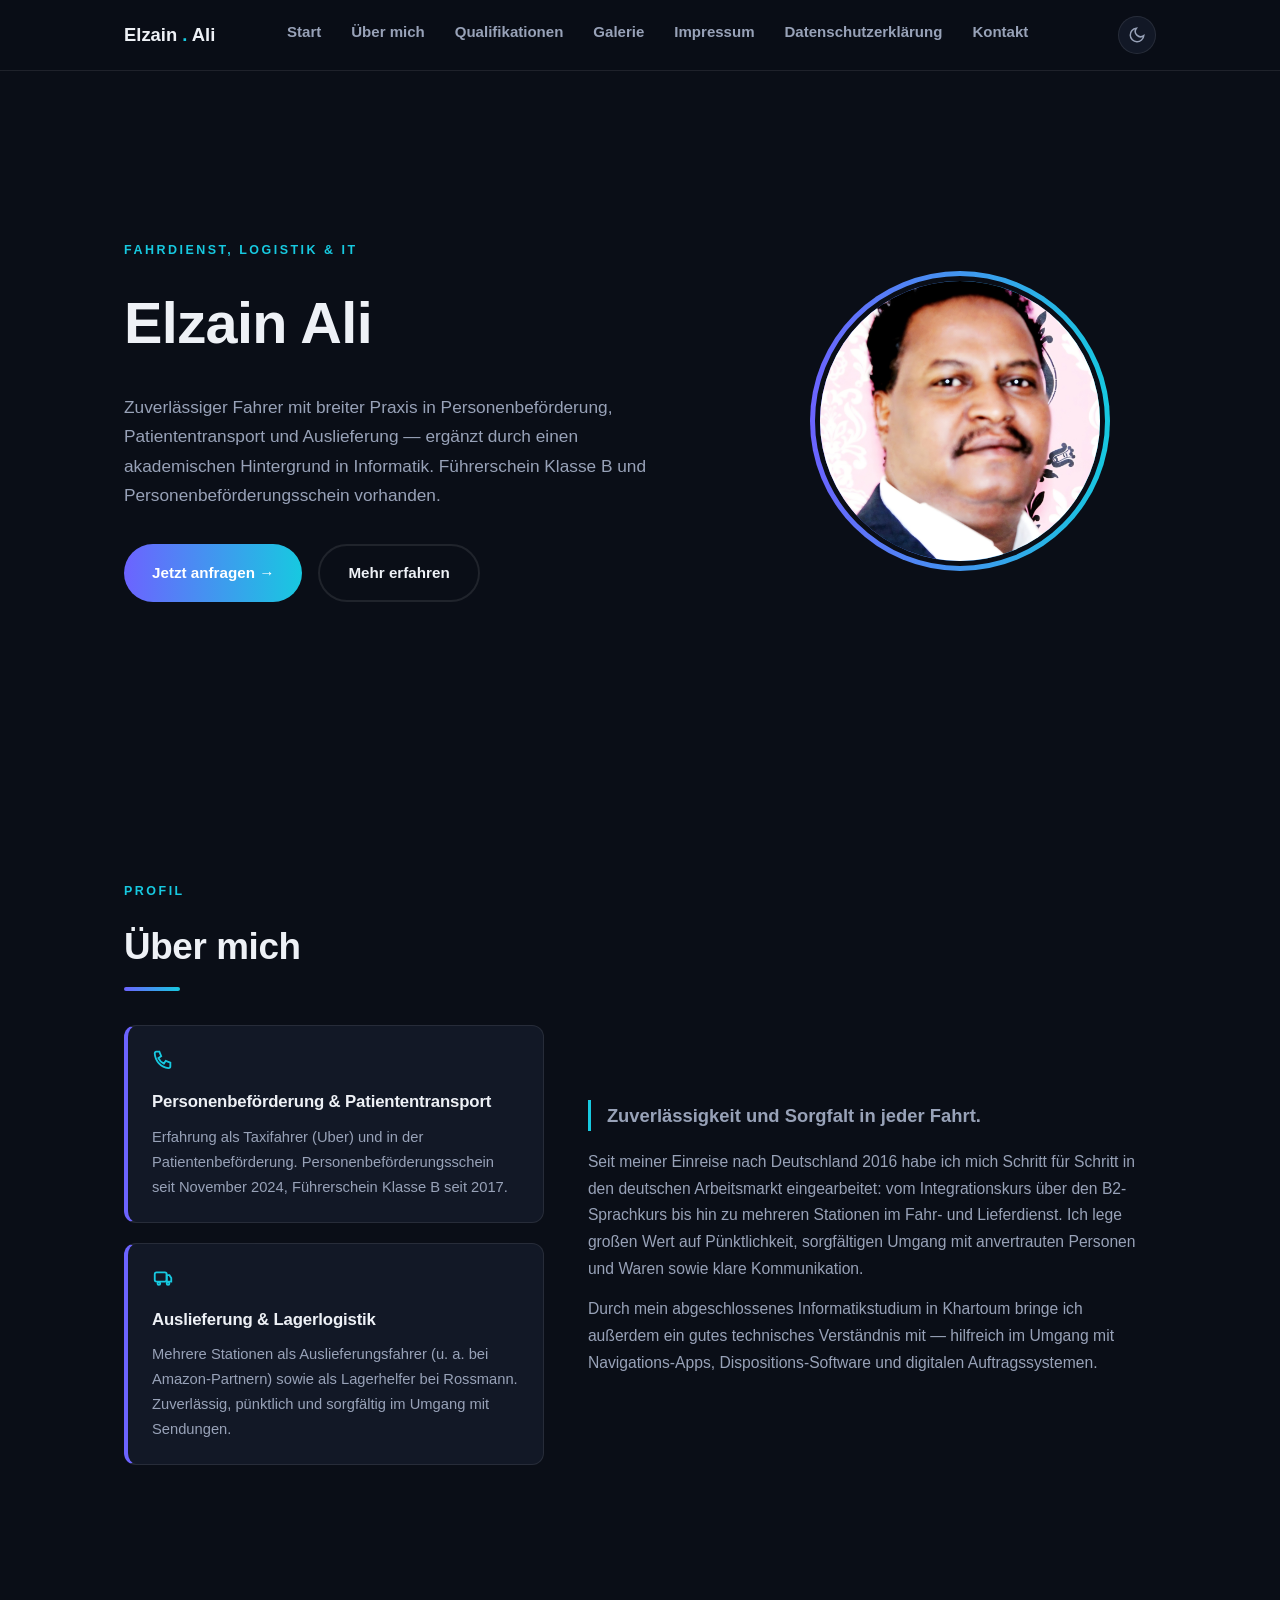
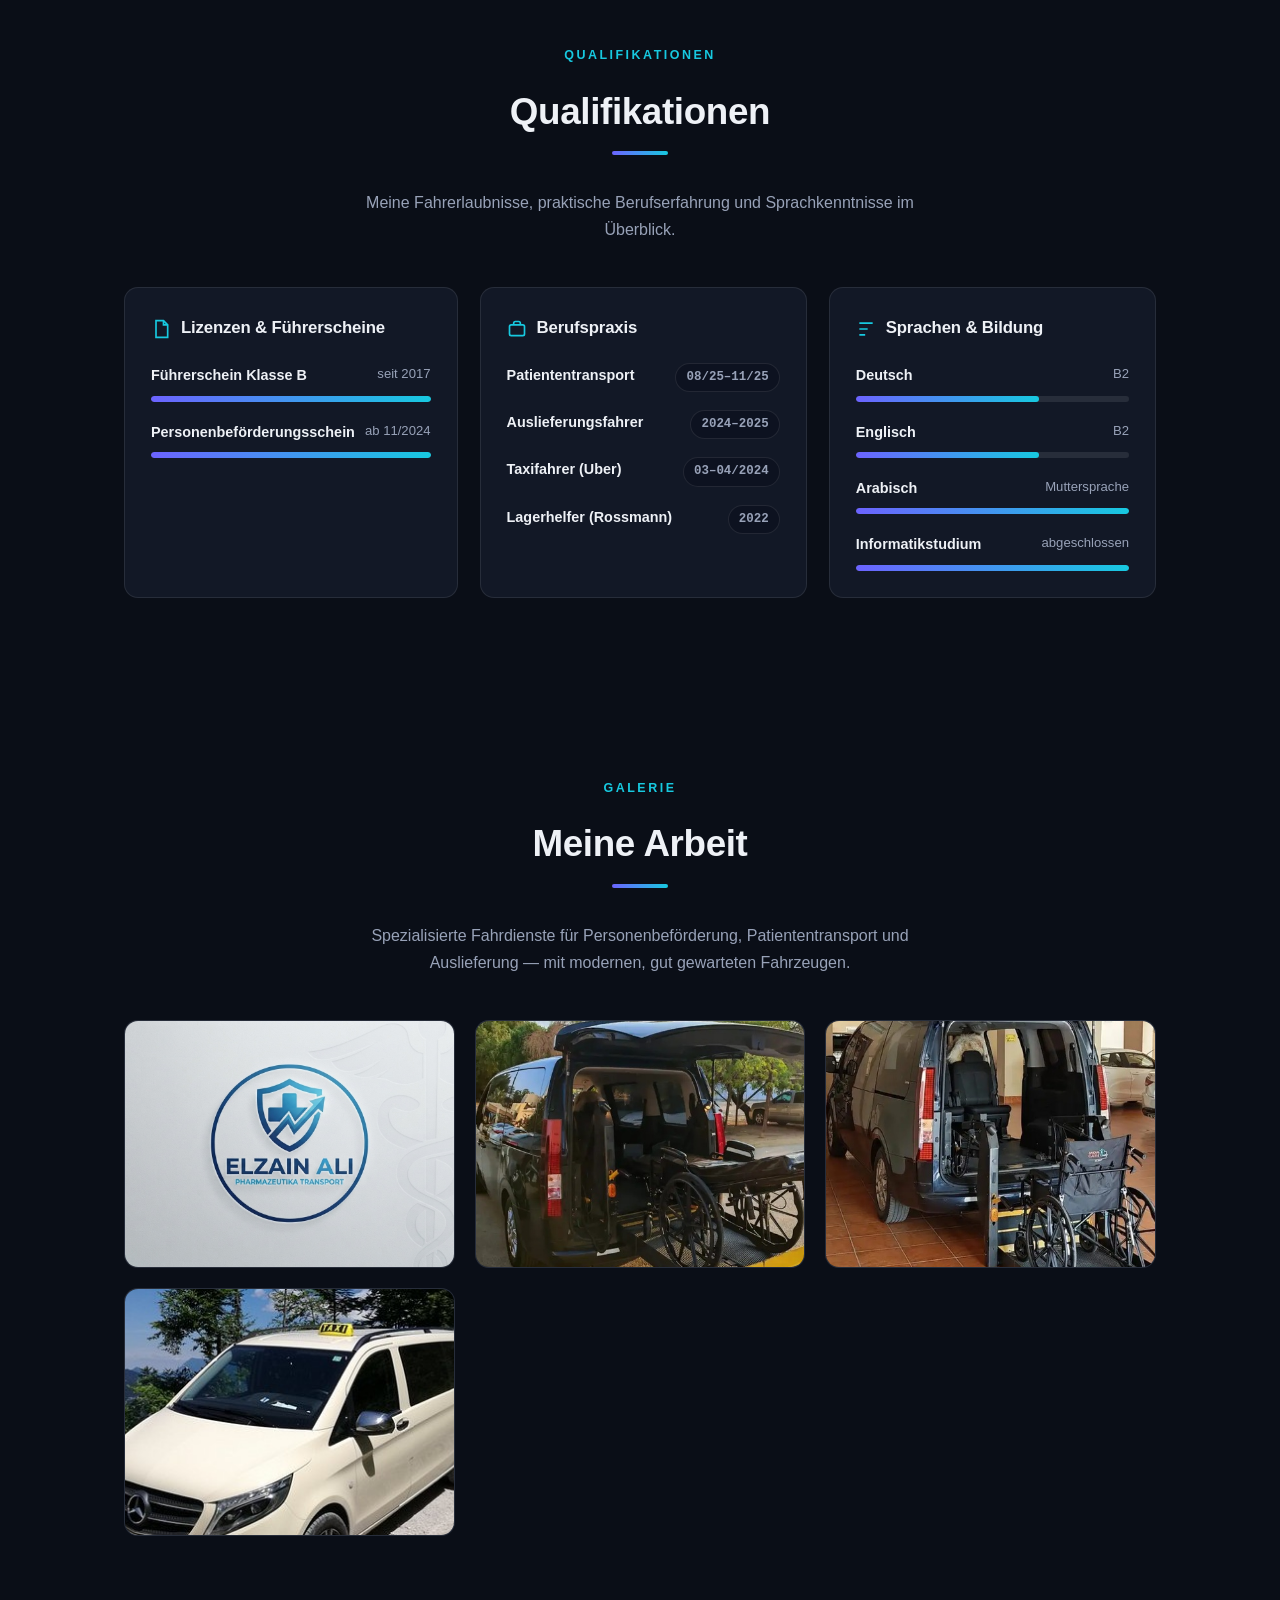
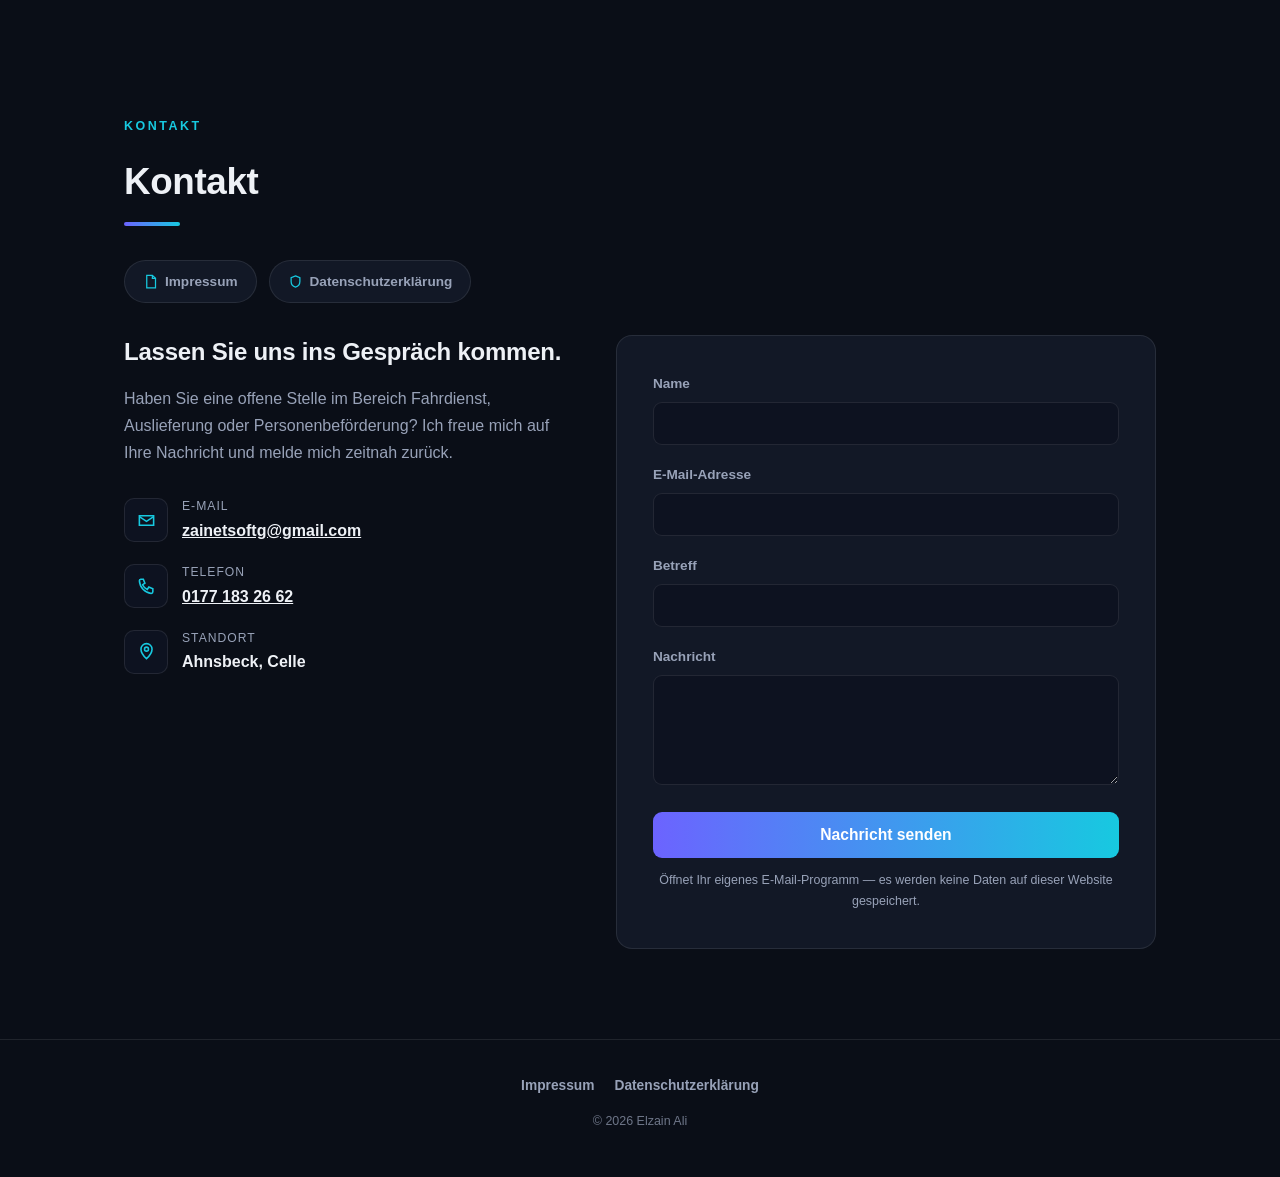
<file: index.html>
<!DOCTYPE html>
<html lang="de" data-theme="dark">
<head>
<meta charset="UTF-8">
<meta name="viewport" content="width=device-width, initial-scale=1.0">
<title>Elzain Ali | Fahrer & Logistik-Allrounder</title>
<meta name="description" content="Elzain Ali — zuverlässiger Fahrer mit Erfahrung in Personenbeförderung, Auslieferung und Lagerlogistik, mit IT-Hintergrund.">
<meta http-equiv="Content-Security-Policy" content="default-src 'self'; img-src 'self' data:; style-src 'self' 'unsafe-inline'; script-src 'self' 'unsafe-inline'; base-uri 'self'; form-action 'self' mailto:;">
<link rel="icon" href="data:image/svg+xml,<svg xmlns=%22http://www.w3.org/2000/svg%22 viewBox=%220 0 100 100%22><text y=%22.9em%22 font-size=%2290%22>🚗</text></svg>">
<!-- Keine externen Ressourcen: keine Fonts, keine CDNs, kein Tracking -->
<style>
  :root{
    --bg:#0a0e17;
    --bg-alt:#0d1220;
    --card:#121826;
    --card-line:rgba(255,255,255,0.09);
    --text:#eef1f6;
    --text-soft:#98a2b8;
    --accent1:#6c63ff;
    --accent2:#17c9e0;
    --accent-grad:linear-gradient(90deg,var(--accent1),var(--accent2));
  }
  html[data-theme="light"]{
    --bg:#f4f5fa;
    --bg-alt:#ffffff;
    --card:#ffffff;
    --card-line:rgba(10,14,23,0.1);
    --text:#12172a;
    --text-soft:#525b74;
    --accent1:#5b52e0;
    --accent2:#0fb8cf;
  }
  *{box-sizing:border-box; margin:0; padding:0;}
  html{scroll-behavior:smooth;}
  body{
    background:var(--bg); color:var(--text);
    font-family:-apple-system, BlinkMacSystemFont, "Segoe UI", Roboto, "Helvetica Neue", Arial, sans-serif;
    line-height:1.7; transition:background .3s, color .3s;
  }
  a{color:inherit;}
  img{max-width:100%; display:block;}
  button{font-family:inherit; cursor:pointer;}
  h1,h2,h3{font-weight:800; letter-spacing:-0.01em;}
  .mono{font-family:ui-monospace, SFMono-Regular, Consolas, monospace;}
  :focus-visible{outline:2px solid var(--accent2); outline-offset:3px;}
  .skip-link{position:absolute; top:-60px; left:1rem; background:var(--accent1); color:#fff; padding:10px 18px; border-radius:6px; z-index:300; transition:top .2s;}
  .skip-link:focus{top:1rem;}

  header.site{
    position:sticky; top:0; z-index:100; background:rgba(10,14,23,0.75); backdrop-filter:blur(10px);
    border-bottom:1px solid var(--card-line);
  }
  html[data-theme="light"] header.site{background:rgba(255,255,255,0.85);}
  .nav-wrap{max-width:1160px; margin:0 auto; display:flex; align-items:center; justify-content:space-between; padding:16px 5%;}
  .brand{font-size:1.15rem; font-weight:800;}
  .brand .dot{color:var(--accent2);}
  nav.links{display:flex; align-items:center; list-style:none;}
  nav.links a{font-size:0.94rem; font-weight:600; color:var(--text-soft); text-decoration:none; padding-bottom:4px; border-bottom:2px solid transparent; margin-inline-end:30px;}
  nav.links a:last-child{margin-inline-end:0;}
  nav.links a.active, nav.links a:hover{color:var(--text); border-color:var(--accent2);}
  .theme-toggle{
    width:38px; height:38px; border-radius:50%; border:1px solid var(--card-line); background:var(--card);
    display:flex; align-items:center; justify-content:center; color:var(--text-soft); margin-inline-start:18px;
  }
  .theme-toggle svg{width:18px; height:18px;}
  .nav-toggle{display:none; background:none; border:1px solid var(--card-line); color:var(--text); border-radius:8px; padding:8px 12px; font-size:1.1rem;}
  .mobile-nav{display:none;}
  @media (max-width:1040px){
    nav.links{display:none;}
    .nav-toggle{display:block;}
    .mobile-nav.open{display:flex; flex-direction:column; padding:8px 5% 18px; border-top:1px solid var(--card-line);}
    .mobile-nav a{padding:12px 2px; font-weight:600; color:var(--text-soft); text-decoration:none; border-bottom:1px solid var(--card-line);}
  }

  main{max-width:1160px; margin:0 auto; padding:0 5%;}
  section{padding:90px 0; scroll-margin-top:86px;}
  .eyebrow{
    font-size:0.78rem; letter-spacing:2.5px; font-weight:800; color:var(--accent2);
    text-transform:uppercase; margin-bottom:14px;
  }
  h2.section-title{font-size:2rem; font-size:clamp(1.6rem,3.2vw,2.3rem); margin-bottom:8px;}
  .title-underline{width:56px; height:4px; border-radius:4px; background:var(--accent-grad); margin-bottom:34px;}
  .center{text-align:center; margin-inline:auto;}

  /* ---------- hero ---------- */
  .hero{padding-top:70px; display:grid; grid-template-columns:1.2fr 0.8fr; gap:50px; align-items:center; min-height:80vh;}
  @media (max-width:820px){.hero{grid-template-columns:1fr; text-align:center; padding-top:40px;}}
  .hero h1{font-size:3rem; font-size:clamp(2.4rem,6vw,3.6rem); margin-bottom:20px;}
  .hero p.lead{color:var(--text-soft); font-size:1.08rem; max-width:560px; margin-bottom:34px;}
  @media (max-width:820px){.hero p.lead{margin-inline:auto;}}
  .hero-cta{display:flex; gap:16px; flex-wrap:wrap;}
  @media (max-width:820px){.hero-cta{justify-content:center;}}
  .btn{padding:14px 28px; border-radius:999px; font-weight:800; font-size:0.95rem; border:none; text-decoration:none; display:inline-flex; align-items:center; gap:8px; transition:transform .2s, box-shadow .2s;}
  .btn-grad{background:var(--accent-grad); color:#fff;}
  .btn-grad:hover{transform:translateY(-2px); box-shadow:0 12px 26px rgba(108,99,255,0.35);}
  .btn-outline{border:2px solid var(--card-line); color:var(--text); background:none;}
  .btn-outline:hover{border-color:var(--accent2); transform:translateY(-2px);}
  .hero-photo{position:relative; justify-self:center;}
  .hero-photo .ring{
    width:300px; width:min(300px,70vw);
    height:300px; height:min(300px,70vw);
    border-radius:50%; padding:5px;
    background:var(--accent-grad);
  }
  .hero-photo img{width:100%; height:100%; border-radius:50%; object-fit:cover; border:5px solid var(--bg);}

  /* ---------- über mich ---------- */
  .about-grid{display:grid; grid-template-columns:0.85fr 1.15fr; gap:44px;}
  @media (max-width:820px){.about-grid{grid-template-columns:1fr;}}
  .about-cards{display:flex; flex-direction:column; gap:20px;}
  .about-card{
    background:var(--card); border:1px solid var(--card-line); border-inline-start:4px solid var(--accent1);
    border-radius:12px; padding:22px 24px;
  }
  .about-card .ic{width:22px; height:22px; color:var(--accent2); margin-bottom:10px;}
  .about-card h3{font-size:1.05rem; margin-bottom:8px;}
  .about-card p{color:var(--text-soft); font-size:0.92rem;}
  .about-text{align-self:center;}
  .about-text .bar-quote{
    border-inline-start:3px solid var(--accent2); padding-inline-start:16px; font-size:1.15rem; font-weight:700; margin-bottom:18px;
  }
  .about-text p{color:var(--text-soft); margin-bottom:14px; font-size:0.98rem;}

  /* ---------- qualifikationen ---------- */
  .qual-grid{display:grid; grid-template-columns:repeat(3,1fr); gap:22px;}
  @media (max-width:900px){.qual-grid{grid-template-columns:1fr;}}
  .qual-card{background:var(--card); border:1px solid var(--card-line); border-radius:14px; padding:26px;}
  .qual-card h3{display:flex; align-items:center; gap:10px; font-size:1.05rem; margin-bottom:20px;}
  .qual-card h3 svg{width:20px; height:20px; color:var(--accent2);}
  .qual-item{margin-bottom:18px;}
  .qual-item:last-child{margin-bottom:0;}
  .qual-item .row{display:flex; justify-content:space-between; font-size:0.9rem; margin-bottom:8px; gap:10px;}
  .qual-item .row .label{font-weight:700;}
  .qual-item .row .status{color:var(--text-soft); font-size:0.82rem; white-space:nowrap;}
  .bar-track{height:6px; border-radius:6px; background:var(--card-line); overflow:hidden;}
  .bar-fill{height:100%; border-radius:6px; background:var(--accent-grad);}
  .date-tag{
    display:inline-block; font-size:0.78rem; font-weight:700; color:var(--text-soft);
    background:var(--bg-alt); border:1px solid var(--card-line); padding:3px 10px; border-radius:999px;
  }

  /* ---------- kontakt ---------- */
  .legal-links-bar{display:flex; flex-wrap:wrap; gap:12px; margin-bottom:32px;}
  .legal-links-bar a{
    display:inline-flex; align-items:center; gap:7px;
    font-size:0.85rem; font-weight:700; color:var(--text-soft);
    background:var(--card); border:1px solid var(--card-line);
    padding:9px 18px; border-radius:999px; text-decoration:none;
    transition:border-color .2s, color .2s, background .2s;
  }
  .legal-links-bar a svg{width:15px; height:15px; color:var(--accent2); flex:none;}
  .legal-links-bar a:hover{color:var(--text); border-color:var(--accent2);}
  .contact-grid{display:grid; grid-template-columns:0.9fr 1.1fr; gap:50px;}
  @media (max-width:820px){.contact-grid{grid-template-columns:1fr;}}
  .contact-intro h3{font-size:1.5rem; margin-bottom:16px; line-height:1.4;}
  .contact-intro p{color:var(--text-soft); margin-bottom:30px;}
  .contact-item{display:flex; align-items:center; gap:14px; margin-bottom:18px;}
  .contact-item .ic-box{
    width:44px; height:44px; border-radius:10px; background:var(--bg-alt); border:1px solid var(--card-line);
    display:flex; align-items:center; justify-content:center; flex:none;
  }
  .contact-item .ic-box svg{width:19px; height:19px; color:var(--accent2);}
  .contact-item .lbl{font-size:0.76rem; letter-spacing:1px; text-transform:uppercase; color:var(--text-soft);}
  .contact-item .val{font-weight:700; font-size:1rem;}
  .composer-card{background:var(--card); border:1px solid var(--card-line); border-radius:16px; padding:28px; padding:clamp(24px,4vw,36px);}
  .field{margin-bottom:18px;}
  .field label{display:block; font-size:0.85rem; color:var(--text-soft); margin-bottom:7px; font-weight:600;}
  .field input, .field textarea{
    width:100%; padding:12px 14px; background:var(--bg-alt); border:1px solid var(--card-line); border-radius:9px;
    color:var(--text); font-family:inherit; font-size:0.95rem;
  }
  .field input:focus, .field textarea:focus{outline:none; border-color:var(--accent2);}
  .field textarea{min-height:110px; resize:vertical;}
  .composer-card button{width:100%; padding:14px; border:none; border-radius:9px; background:var(--accent-grad); color:#fff; font-weight:800; font-size:0.98rem;}
  .composer-card button:hover{opacity:0.92;}
  .composer-note{font-size:0.78rem; color:var(--text-soft); margin-top:12px; text-align:center;}

  /* ---------- galerie ---------- */
  .gallery-grid{display:grid; grid-template-columns:repeat(auto-fit, minmax(280px, 1fr)); gap:20px;}
  .gallery-item{
    position:relative; border-radius:14px; overflow:hidden; background:var(--card);
    border:1px solid var(--card-line); transition:transform .3s, box-shadow .3s;
    aspect-ratio:4/3;
  }
  .gallery-item:hover{transform:translateY(-4px); box-shadow:0 16px 32px rgba(0,0,0,0.2);}
  .gallery-item img{width:100%; height:100%; object-fit:cover; display:block;}

  footer{border-top:1px solid var(--card-line); padding:34px 5% 44px; text-align:center;}
  .foot-links{display:flex; justify-content:center; gap:20px; margin-bottom:14px; flex-wrap:wrap;}
  .foot-links a{font-size:0.86rem; font-weight:700; text-decoration:none; color:var(--text-soft);}
  .foot-links a:hover{color:var(--accent2);}
  .copy{font-size:0.78rem; color:var(--text-soft); opacity:0.7;}

  @media (prefers-reduced-motion: reduce){*{transition:none !important;}}
</style>
</head>
<body>
<a href="#main" class="skip-link">Zum Inhalt springen</a>

<header class="site">
  <div class="nav-wrap">
    <div class="brand">Elzain <span class="dot">.</span> Ali</div>
    <nav class="links" aria-label="Hauptnavigation">
      <a href="#start">Start</a>
      <a href="#ueber-mich">Über mich</a>
      <a href="#qualifikationen">Qualifikationen</a>
      <a href="#galerie">Galerie</a>
      <a href="impressum.html">Impressum</a>
      <a href="datenschutz.html">Datenschutzerklärung</a>
      <a href="#kontakt">Kontakt</a>
    </nav>
    <div style="display:flex; align-items:center;">
      <button class="theme-toggle" id="themeToggle" aria-label="Hell-/Dunkelmodus umschalten">
        <svg id="themeIcon" viewBox="0 0 24 24" fill="none" stroke="currentColor" stroke-width="2"><path d="M21 12.8A9 9 0 1111.2 3a7 7 0 009.8 9.8z"/></svg>
      </button>
      <button class="nav-toggle" id="navToggle" aria-expanded="false" aria-controls="mobileNav" aria-label="Menü öffnen" style="margin-inline-start:10px;">☰</button>
    </div>
  </div>
  <div class="mobile-nav" id="mobileNav">
    <a href="#start">Start</a>
    <a href="#ueber-mich">Über mich</a>
    <a href="#qualifikationen">Qualifikationen</a>
    <a href="#galerie">Galerie</a>
    <a href="impressum.html">Impressum</a>
    <a href="datenschutz.html">Datenschutzerklärung</a>
    <a href="#kontakt">Kontakt</a>
  </div>
</header>

<main id="main">

  <section class="hero" id="start">
    <div>
      <div class="eyebrow">Fahrdienst, Logistik &amp; IT</div>
      <h1>Elzain Ali</h1>
      <p class="lead">Zuverlässiger Fahrer mit breiter Praxis in Personenbeförderung, Patiententransport und Auslieferung — ergänzt durch einen akademischen Hintergrund in Informatik. Führerschein Klasse B und Personenbeförderungsschein vorhanden.</p>
      <div class="hero-cta">
        <a href="#kontakt" class="btn btn-grad">Jetzt anfragen →</a>
        <a href="#ueber-mich" class="btn btn-outline">Mehr erfahren</a>
      </div>
    </div>
    <div class="hero-photo">
      <div class="ring">
        <img src="Ali.jpg" alt="Elzain Ali" id="profileImg">
      </div>
    </div>
  </section>

  <section id="ueber-mich">
    <div class="eyebrow">Profil</div>
    <h2 class="section-title">Über mich</h2>
    <div class="title-underline"></div>
    <div class="about-grid">
      <div class="about-cards">
        <div class="about-card">
          <svg class="ic" viewBox="0 0 24 24" fill="none" stroke="currentColor" stroke-width="2"><path d="M4 4h4l2 5-3 2a12 12 0 006 6l2-3 5 2v4a2 2 0 01-2 2A17 17 0 013 6a2 2 0 012-2z"/></svg>
          <h3>Personenbeförderung &amp; Patiententransport</h3>
          <p>Erfahrung als Taxifahrer (Uber) und in der Patientenbeförderung. Personenbeförderungsschein seit November 2024, Führerschein Klasse B seit 2017.</p>
        </div>
        <div class="about-card">
          <svg class="ic" viewBox="0 0 24 24" fill="none" stroke="currentColor" stroke-width="2"><rect x="3" y="7" width="13" height="10" rx="2"/><path d="M16 10h3l2 3v4h-5z"/><circle cx="7.5" cy="19" r="1.5"/><circle cx="17.5" cy="19" r="1.5"/></svg>
          <h3>Auslieferung &amp; Lagerlogistik</h3>
          <p>Mehrere Stationen als Auslieferungsfahrer (u. a. bei Amazon-Partnern) sowie als Lagerhelfer bei Rossmann. Zuverlässig, pünktlich und sorgfältig im Umgang mit Sendungen.</p>
        </div>
      </div>
      <div class="about-text">
        <p class="bar-quote">Zuverlässigkeit und Sorgfalt in jeder Fahrt.</p>
        <p>Seit meiner Einreise nach Deutschland 2016 habe ich mich Schritt für Schritt in den deutschen Arbeitsmarkt eingearbeitet: vom Integrationskurs über den B2-Sprachkurs bis hin zu mehreren Stationen im Fahr- und Lieferdienst. Ich lege großen Wert auf Pünktlichkeit, sorgfältigen Umgang mit anvertrauten Personen und Waren sowie klare Kommunikation.</p>
        <p>Durch mein abgeschlossenes Informatikstudium in Khartoum bringe ich außerdem ein gutes technisches Verständnis mit — hilfreich im Umgang mit Navigations-Apps, Dispositions-Software und digitalen Auftragssystemen.</p>
      </div>
    </div>
  </section>

  <section id="qualifikationen">
    <div class="eyebrow center">Qualifikationen</div>
    <h2 class="section-title center">Qualifikationen</h2>
    <div class="title-underline center"></div>
    <p class="center" style="color:var(--text-soft); max-width:620px; margin-bottom:44px;">Meine Fahrerlaubnisse, praktische Berufserfahrung und Sprachkenntnisse im Überblick.</p>

    <div class="qual-grid">
      <div class="qual-card">
        <h3><svg viewBox="0 0 24 24" fill="none" stroke="currentColor" stroke-width="2"><path d="M6 2h9l5 5v15H6z"/><path d="M15 2v5h5"/></svg>Lizenzen &amp; Führerscheine</h3>
        <div class="qual-item">
          <div class="row"><span class="label">Führerschein Klasse B</span><span class="status">seit 2017</span></div>
          <div class="bar-track"><div class="bar-fill" style="width:100%"></div></div>
        </div>
        <div class="qual-item">
          <div class="row"><span class="label">Personenbeförderungsschein</span><span class="status">ab 11/2024</span></div>
          <div class="bar-track"><div class="bar-fill" style="width:100%"></div></div>
        </div>
      </div>

      <div class="qual-card">
        <h3><svg viewBox="0 0 24 24" fill="none" stroke="currentColor" stroke-width="2"><rect x="3" y="7" width="18" height="13" rx="2"/><path d="M8 7V5a2 2 0 012-2h4a2 2 0 012 2v2"/></svg>Berufspraxis</h3>
        <div class="qual-item">
          <div class="row"><span class="label">Patiententransport</span><span class="date-tag mono">08/25–11/25</span></div>
        </div>
        <div class="qual-item">
          <div class="row"><span class="label">Auslieferungsfahrer</span><span class="date-tag mono">2024–2025</span></div>
        </div>
        <div class="qual-item">
          <div class="row"><span class="label">Taxifahrer (Uber)</span><span class="date-tag mono">03–04/2024</span></div>
        </div>
        <div class="qual-item">
          <div class="row"><span class="label">Lagerhelfer (Rossmann)</span><span class="date-tag mono">2022</span></div>
        </div>
      </div>

      <div class="qual-card">
        <h3><svg viewBox="0 0 24 24" fill="none" stroke="currentColor" stroke-width="2"><path d="M4 5h16M4 12h10M4 19h7"/></svg>Sprachen &amp; Bildung</h3>
        <div class="qual-item">
          <div class="row"><span class="label">Deutsch</span><span class="status">B2</span></div>
          <div class="bar-track"><div class="bar-fill" style="width:67%"></div></div>
        </div>
        <div class="qual-item">
          <div class="row"><span class="label">Englisch</span><span class="status">B2</span></div>
          <div class="bar-track"><div class="bar-fill" style="width:67%"></div></div>
        </div>
        <div class="qual-item">
          <div class="row"><span class="label">Arabisch</span><span class="status">Muttersprache</span></div>
          <div class="bar-track"><div class="bar-fill" style="width:100%"></div></div>
        </div>
        <div class="qual-item">
          <div class="row"><span class="label">Informatikstudium</span><span class="status">abgeschlossen</span></div>
          <div class="bar-track"><div class="bar-fill" style="width:100%"></div></div>
        </div>
      </div>
    </div>
  </section>

  <section id="galerie">
    <div class="eyebrow center">Galerie</div>
    <h2 class="section-title center">Meine Arbeit</h2>
    <div class="title-underline center"></div>
    <p class="center" style="color:var(--text-soft); max-width:620px; margin-bottom:44px;">Spezialisierte Fahrdienste für Personenbeförderung, Patiententransport und Auslieferung — mit modernen, gut gewarteten Fahrzeugen.</p>

    <div class="gallery-grid">
      <div class="gallery-item">
        <img src="elzain.jpg" alt="Elzain Ali Pharmazeutika Transport Logo">
      </div>
      <div class="gallery-item">
        <img src="Screenshot_2026-07-21_122006.jpg" alt="Spezialisierter Patiententransport mit Rollstuhl">
      </div>
      <div class="gallery-item">
        <img src="Screenshot_2026-07-21_121859.jpg" alt="Moderner Patiententransport Service">
      </div>
      <div class="gallery-item">
        <img src="Screenshot_2026-07-21_122456.jpg" alt="Taxi Fahrdienst">
      </div>
    </div>
  </section>

  <section id="kontakt">
    <div class="eyebrow">Kontakt</div>
    <h2 class="section-title">Kontakt</h2>
    <div class="title-underline"></div>
    <div class="legal-links-bar">
      <a href="impressum.html"><svg viewBox="0 0 24 24" fill="none" stroke="currentColor" stroke-width="2"><path d="M6 2h9l5 5v15H6z"/><path d="M15 2v5h5"/></svg>Impressum</a>
      <a href="datenschutz.html"><svg viewBox="0 0 24 24" fill="none" stroke="currentColor" stroke-width="2"><path d="M12 3l7 3v6c0 5-3.5 8-7 9-3.5-1-7-4-7-9V6z"/></svg>Datenschutzerklärung</a>
    </div>
    <div class="contact-grid">
      <div class="contact-intro">
        <h3>Lassen Sie uns ins Gespräch kommen.</h3>
        <p>Haben Sie eine offene Stelle im Bereich Fahrdienst, Auslieferung oder Personenbeförderung? Ich freue mich auf Ihre Nachricht und melde mich zeitnah zurück.</p>

        <div class="contact-item">
          <div class="ic-box"><svg viewBox="0 0 24 24" fill="none" stroke="currentColor" stroke-width="2"><path d="M3 6h18v12H3z"/><path d="M3 7l9 6 9-6"/></svg></div>
          <div><div class="lbl">E-Mail</div><div class="val"><a href="mailto:zainetsoftg@gmail.com">zainetsoftg@gmail.com</a></div></div>
        </div>
        <div class="contact-item">
          <div class="ic-box"><svg viewBox="0 0 24 24" fill="none" stroke="currentColor" stroke-width="2"><path d="M4 4h4l2 5-3 2a12 12 0 006 6l2-3 5 2v4a2 2 0 01-2 2A17 17 0 013 6a2 2 0 012-2z"/></svg></div>
          <div><div class="lbl">Telefon</div><div class="val"><a href="tel:+491771832662" dir="ltr">0177 183 26 62</a></div></div>
        </div>
        <div class="contact-item">
          <div class="ic-box"><svg viewBox="0 0 24 24" fill="none" stroke="currentColor" stroke-width="2"><path d="M12 21s7-6.5 7-12a7 7 0 10-14 0c0 5.5 7 12 7 12z"/><circle cx="12" cy="9" r="2.5"/></svg></div>
          <div><div class="lbl">Standort</div><div class="val">Ahnsbeck, Celle</div></div>
        </div>
      </div>

      <div class="composer-card">
        <form id="msgForm">
          <div class="field">
            <label for="cName">Name</label>
            <input type="text" id="cName" required>
          </div>
          <div class="field">
            <label for="cEmail">E-Mail-Adresse</label>
            <input type="email" id="cEmail" required>
          </div>
          <div class="field">
            <label for="cSubject">Betreff</label>
            <input type="text" id="cSubject">
          </div>
          <div class="field">
            <label for="cMsg">Nachricht</label>
            <textarea id="cMsg" required></textarea>
          </div>
          <button type="submit">Nachricht senden</button>
          <p class="composer-note">Öffnet Ihr eigenes E-Mail-Programm — es werden keine Daten auf dieser Website gespeichert.</p>
        </form>
      </div>
    </div>
  </section>

</main>

<footer>
  <div class="foot-links">
    <a href="impressum.html">Impressum</a>
    <a href="datenschutz.html">Datenschutzerklärung</a>
  </div>
  <p class="copy">&copy; 2026 Elzain Ali</p>
</footer>

<script>
  // Profilbild ausblenden, falls nicht vorhanden
  document.getElementById('profileImg').addEventListener('error', function(){ this.style.display = 'none'; });

  // Mobiles Menü
  const navToggle = document.getElementById('navToggle');
  const mobileNav = document.getElementById('mobileNav');
  navToggle.addEventListener('click', ()=>{
    const open = mobileNav.classList.toggle('open');
    navToggle.setAttribute('aria-expanded', open ? 'true':'false');
  });
  mobileNav.querySelectorAll('a').forEach(a=>{
    a.addEventListener('click', ()=>{ mobileNav.classList.remove('open'); navToggle.setAttribute('aria-expanded','false'); });
  });

  // Hell-/Dunkelmodus (nur für diese Sitzung, keine Speicherung, kein localStorage)
  const html = document.documentElement;
  const themeToggle = document.getElementById('themeToggle');
  const themeIcon = document.getElementById('themeIcon');
  const sunPath = '<path d="M12 4V2M12 22v-2M4.9 4.9L3.5 3.5M20.5 20.5l-1.4-1.4M4 12H2M22 12h-2M4.9 19.1L3.5 20.5M20.5 3.5l-1.4 1.4"/><circle cx="12" cy="12" r="5"/>';
  const moonPath = '<path d="M21 12.8A9 9 0 1111.2 3a7 7 0 009.8 9.8z"/>';
  themeToggle.addEventListener('click', ()=>{
    const isDark = html.getAttribute('data-theme') === 'dark';
    html.setAttribute('data-theme', isDark ? 'light' : 'dark');
    themeIcon.innerHTML = isDark ? sunPath : moonPath;
  });

  // Kontaktformular per mailto — kein Server, keine Datenspeicherung
  document.getElementById('msgForm').addEventListener('submit', function(e){
    e.preventDefault();
    const name = document.getElementById('cName').value.trim();
    const email = document.getElementById('cEmail').value.trim();
    const subject = document.getElementById('cSubject').value.trim() || 'Kontaktanfrage über die Website';
    const msg = document.getElementById('cMsg').value.trim();
    const body = encodeURIComponent(`${msg}\n\n— ${name} (${email})`);
    window.location.href = `mailto:zainetsoftg@gmail.com?subject=${encodeURIComponent(subject)}&body=${body}`;
  });
</script>

</body>
</html>
</file>
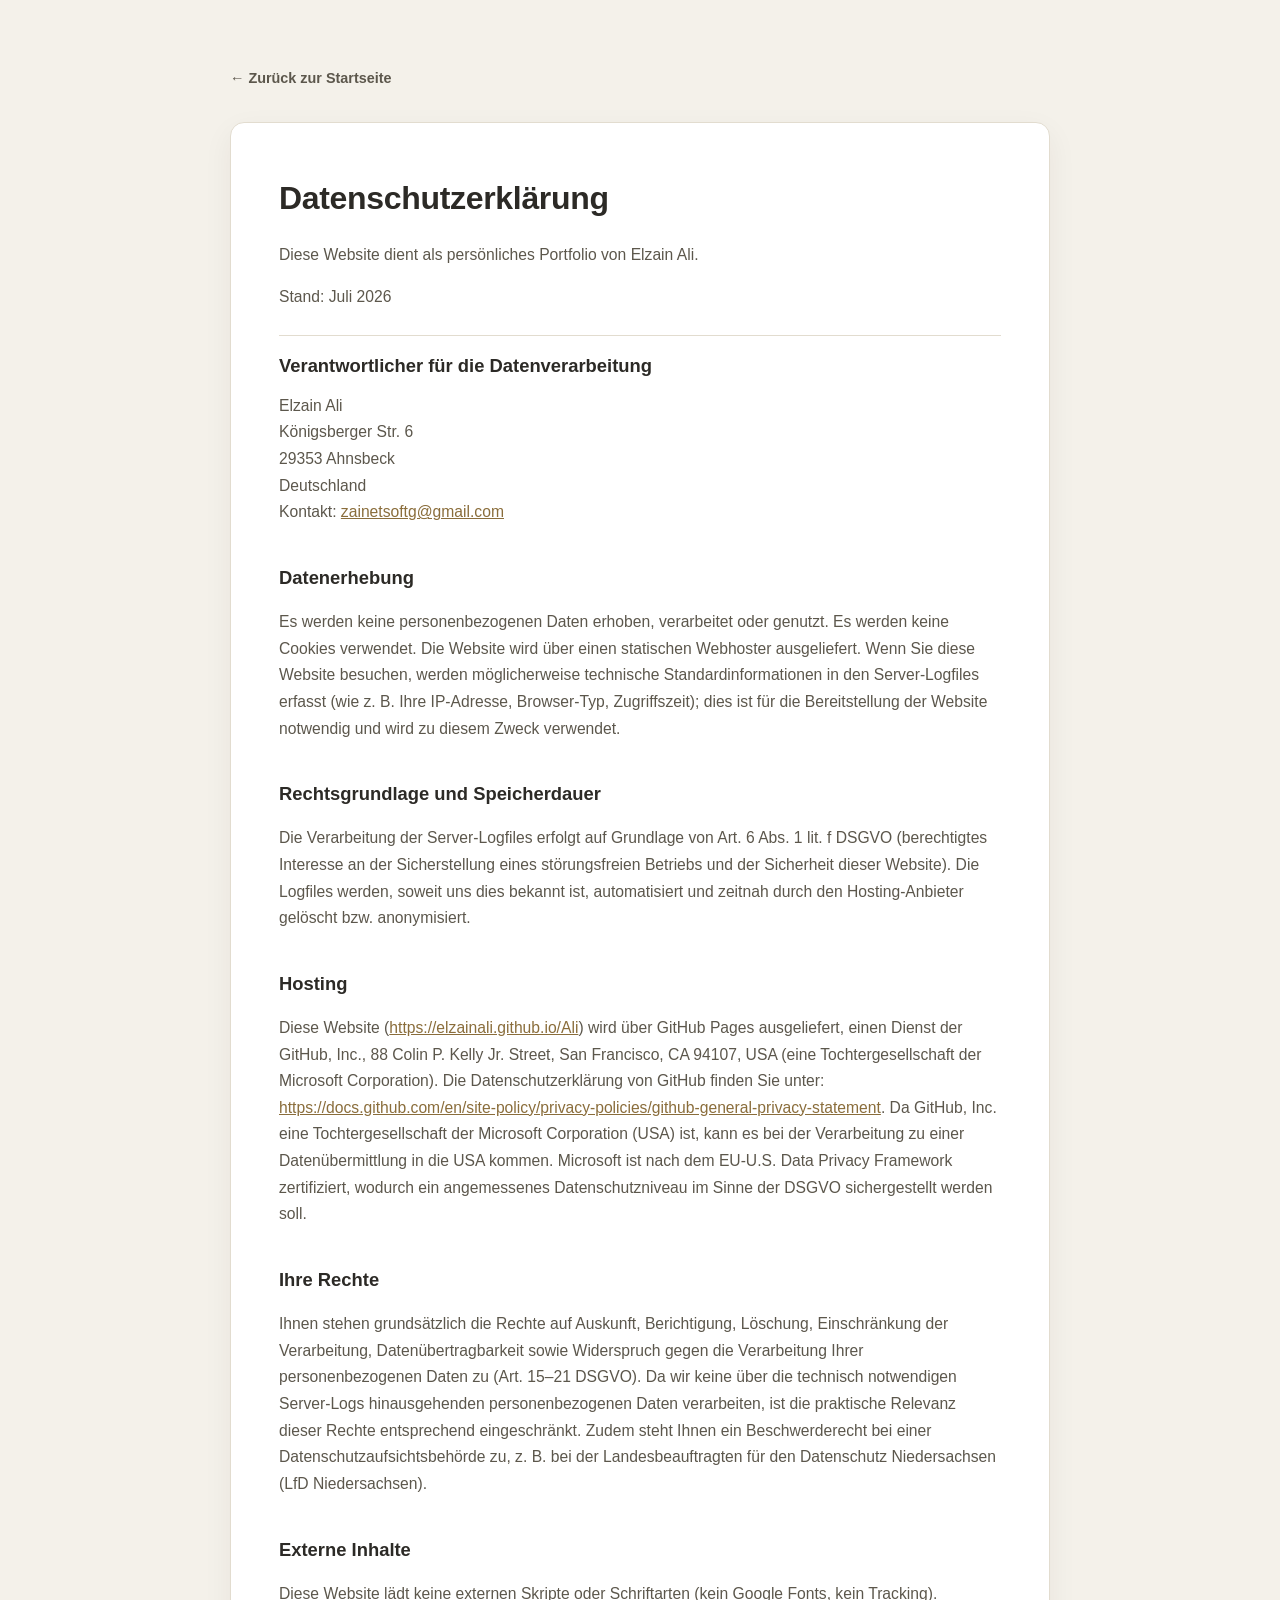
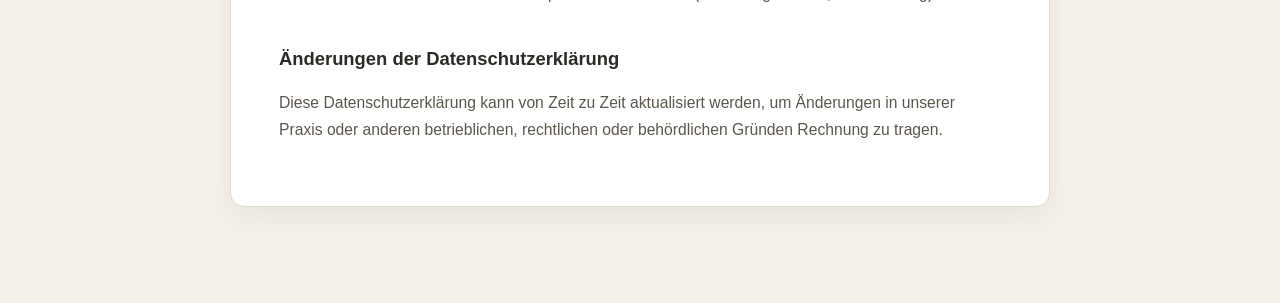
<file: datenschutz.html>
<!DOCTYPE html>
<html lang="de">
<head>
    <meta charset="UTF-8">
    <meta name="viewport" content="width=device-width, initial-scale=1.0">
    <title>Datenschutzerklärung | Elzain Ali</title>
    <meta name="description" content="Datenschutzerklärung der persönlichen Portfolio-Website von Elzain Ali.">
    <meta http-equiv="Content-Security-Policy" content="default-src 'self'; img-src 'self' data:; style-src 'self' 'unsafe-inline'; script-src 'self'; base-uri 'self'; form-action 'self' mailto:;">
    <link rel="icon" href="data:image/svg+xml,<svg xmlns=%22http://www.w3.org/2000/svg%22 viewBox=%220 0 100 100%22><text y=%22.9em%22 font-size=%2290%22>🚗</text></svg>">
    <link rel="stylesheet" href="style.css">
</head>
<body class="legal-page">
    <div class="legal-container">
        <a href="index.html" class="legal-back">&larr; Zurück zur Startseite</a>

        <div class="legal-card">
            <h1>Datenschutzerklärung</h1>
            <p class="legal-lead">Diese Website dient als persönliches Portfolio von Elzain Ali.</p>
            <p class="legal-updated">Stand: Juli 2026</p>

            <h2>Verantwortlicher für die Datenverarbeitung</h2>
            <address>
                Elzain Ali<br>
                Königsberger Str. 6<br>
                29353 Ahnsbeck<br>
                Deutschland<br>
                Kontakt: <a href="mailto:zainetsoftg@gmail.com">zainetsoftg@gmail.com</a>
            </address>

            <h2>Datenerhebung</h2>
            <p>Es werden keine personenbezogenen Daten erhoben, verarbeitet oder genutzt. Es werden keine Cookies verwendet. Die Website wird über einen statischen Webhoster ausgeliefert. Wenn Sie diese Website besuchen, werden möglicherweise technische Standardinformationen in den Server-Logfiles erfasst (wie z. B. Ihre IP-Adresse, Browser-Typ, Zugriffszeit); dies ist für die Bereitstellung der Website notwendig und wird zu diesem Zweck verwendet.</p>

            <h2>Rechtsgrundlage und Speicherdauer</h2>
            <p>Die Verarbeitung der Server-Logfiles erfolgt auf Grundlage von Art. 6 Abs. 1 lit. f DSGVO (berechtigtes Interesse an der Sicherstellung eines störungsfreien Betriebs und der Sicherheit dieser Website). Die Logfiles werden, soweit uns dies bekannt ist, automatisiert und zeitnah durch den Hosting-Anbieter gelöscht bzw. anonymisiert.</p>

            <h2>Hosting</h2>
            <p>Diese Website (<a href="https://elzainali.github.io/Ali" target="_blank" rel="noopener noreferrer">https://elzainali.github.io/Ali</a>) wird über GitHub Pages ausgeliefert, einen Dienst der GitHub, Inc., 88 Colin P. Kelly Jr. Street, San Francisco, CA 94107, USA (eine Tochtergesellschaft der Microsoft Corporation). Die Datenschutzerklärung von GitHub finden Sie unter: <a href="https://docs.github.com/en/site-policy/privacy-policies/github-general-privacy-statement" target="_blank" rel="noopener noreferrer">https://docs.github.com/en/site-policy/privacy-policies/github-general-privacy-statement</a>. Da GitHub, Inc. eine Tochtergesellschaft der Microsoft Corporation (USA) ist, kann es bei der Verarbeitung zu einer Datenübermittlung in die USA kommen. Microsoft ist nach dem EU-U.S. Data Privacy Framework zertifiziert, wodurch ein angemessenes Datenschutzniveau im Sinne der DSGVO sichergestellt werden soll.</p>

            <h2>Ihre Rechte</h2>
            <p>Ihnen stehen grundsätzlich die Rechte auf Auskunft, Berichtigung, Löschung, Einschränkung der Verarbeitung, Datenübertragbarkeit sowie Widerspruch gegen die Verarbeitung Ihrer personenbezogenen Daten zu (Art. 15–21 DSGVO). Da wir keine über die technisch notwendigen Server-Logs hinausgehenden personenbezogenen Daten verarbeiten, ist die praktische Relevanz dieser Rechte entsprechend eingeschränkt. Zudem steht Ihnen ein Beschwerderecht bei einer Datenschutzaufsichtsbehörde zu, z. B. bei der Landesbeauftragten für den Datenschutz Niedersachsen (LfD Niedersachsen).</p>

            <h2>Externe Inhalte</h2>
            <p>Diese Website lädt keine externen Skripte oder Schriftarten (kein Google Fonts, kein Tracking).</p>

            <h2>Änderungen der Datenschutzerklärung</h2>
            <p>Diese Datenschutzerklärung kann von Zeit zu Zeit aktualisiert werden, um Änderungen in unserer Praxis oder anderen betrieblichen, rechtlichen oder behördlichen Gründen Rechnung zu tragen.</p>
        </div>
    </div>
</body>
</html>
</file>
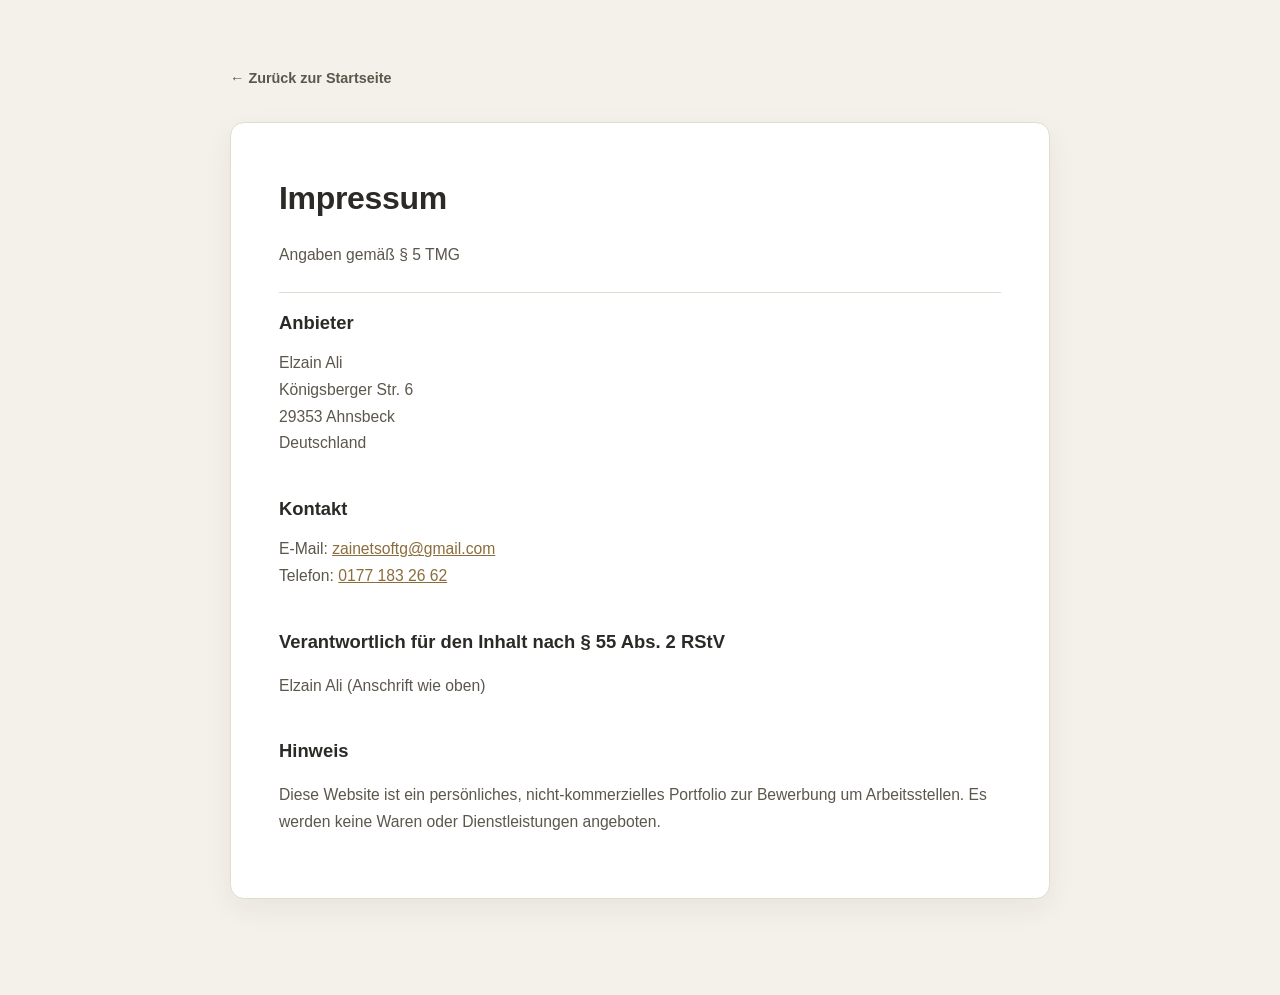
<file: impressum.html>
<!DOCTYPE html>
<html lang="de">
<head>
    <meta charset="UTF-8">
    <meta name="viewport" content="width=device-width, initial-scale=1.0">
    <title>Impressum | Elzain Ali</title>
    <meta name="description" content="Impressum der persönlichen Portfolio-Website von Elzain Ali.">
    <meta http-equiv="Content-Security-Policy" content="default-src 'self'; img-src 'self' data:; style-src 'self' 'unsafe-inline'; script-src 'self'; base-uri 'self'; form-action 'self' mailto:;">
    <link rel="icon" href="data:image/svg+xml,<svg xmlns=%22http://www.w3.org/2000/svg%22 viewBox=%220 0 100 100%22><text y=%22.9em%22 font-size=%2290%22>🚗</text></svg>">
    <link rel="stylesheet" href="style.css">
</head>
<body class="legal-page">
    <div class="legal-container">
        <a href="index.html" class="legal-back">&larr; Zurück zur Startseite</a>

        <div class="legal-card">
            <h1>Impressum</h1>
            <p class="legal-updated">Angaben gemäß § 5 TMG</p>

            <h2>Anbieter</h2>
            <address>
                Elzain Ali<br>
                Königsberger Str. 6<br>
                29353 Ahnsbeck<br>
                Deutschland
            </address>

            <h2>Kontakt</h2>
            <address>
                E-Mail: <a href="mailto:zainetsoftg@gmail.com">zainetsoftg@gmail.com</a><br>
                Telefon: <a href="tel:+491771832662" dir="ltr">0177 183 26 62</a>
            </address>

            <h2>Verantwortlich für den Inhalt nach § 55 Abs. 2 RStV</h2>
            <p>Elzain Ali (Anschrift wie oben)</p>

            <h2>Hinweis</h2>
            <p>Diese Website ist ein persönliches, nicht-kommerzielles Portfolio zur Bewerbung um Arbeitsstellen. Es werden keine Waren oder Dienstleistungen angeboten.</p>
        </div>
    </div>
</body>
</html>
</file>
<file: style.css>
/* ==========================================================
   Rechtstexte (Impressum / Datenschutzerklärung)
   ========================================================== */
:root{
  --page-bg:#f4f1ea;
  --page-surface:#ffffff;
  --page-border:#e2dccf;
  --page-text:#2c2a26;
  --page-text-soft:#5c574c;
  --page-accent:#8a6d3b;
}

body.legal-page{
  margin:0;
  background:var(--page-bg);
  color:var(--page-text);
  font-family:-apple-system, BlinkMacSystemFont, "Segoe UI", Roboto, "Helvetica Neue", Arial, sans-serif;
  line-height:1.7;
  -webkit-font-smoothing:antialiased;
}

.legal-container{
  max-width:820px;
  margin:0 auto;
  padding:64px 24px 96px;
}

.legal-back{
  display:inline-flex;
  align-items:center;
  gap:6px;
  font-size:0.9rem;
  font-weight:600;
  color:var(--page-text-soft);
  text-decoration:none;
  margin-bottom:32px;
}
.legal-back:hover{color:var(--page-accent);}

.legal-card{
  background:var(--page-surface);
  border:1px solid var(--page-border);
  border-radius:14px;
  padding:48px;
  box-shadow:0 10px 30px rgba(44,42,38,0.06);
}

.legal-card h1{
  font-size:2rem;
  font-weight:700;
  letter-spacing:-0.01em;
  margin:0 0 8px;
  color:var(--page-text);
}

.legal-lead{
  font-size:1rem;
  color:var(--page-text-soft);
  margin-bottom:20px;
}

.legal-updated{
  font-size:0.85rem;
  color:var(--page-text-soft);
  margin-bottom:36px;
  padding-bottom:24px;
  border-bottom:1px solid var(--page-border);
}

.legal-card h2{
  font-size:1.15rem;
  font-weight:700;
  margin:36px 0 12px;
  color:var(--page-text);
}
.legal-card h2:first-of-type{margin-top:0;}

.legal-card p{
  font-size:0.98rem;
  color:var(--page-text-soft);
  margin-bottom:14px;
}

.legal-card address{
  font-style:normal;
  font-size:0.98rem;
  color:var(--page-text-soft);
  margin-bottom:14px;
}

.legal-card a{color:var(--page-accent); text-decoration:underline;}
.legal-card a:hover{color:#6d552c;}

@media (max-width:600px){
  .legal-container{padding:40px 16px 64px;}
  .legal-card{padding:28px 22px;}
  .legal-card h1{font-size:1.6rem;}
}
</file>
